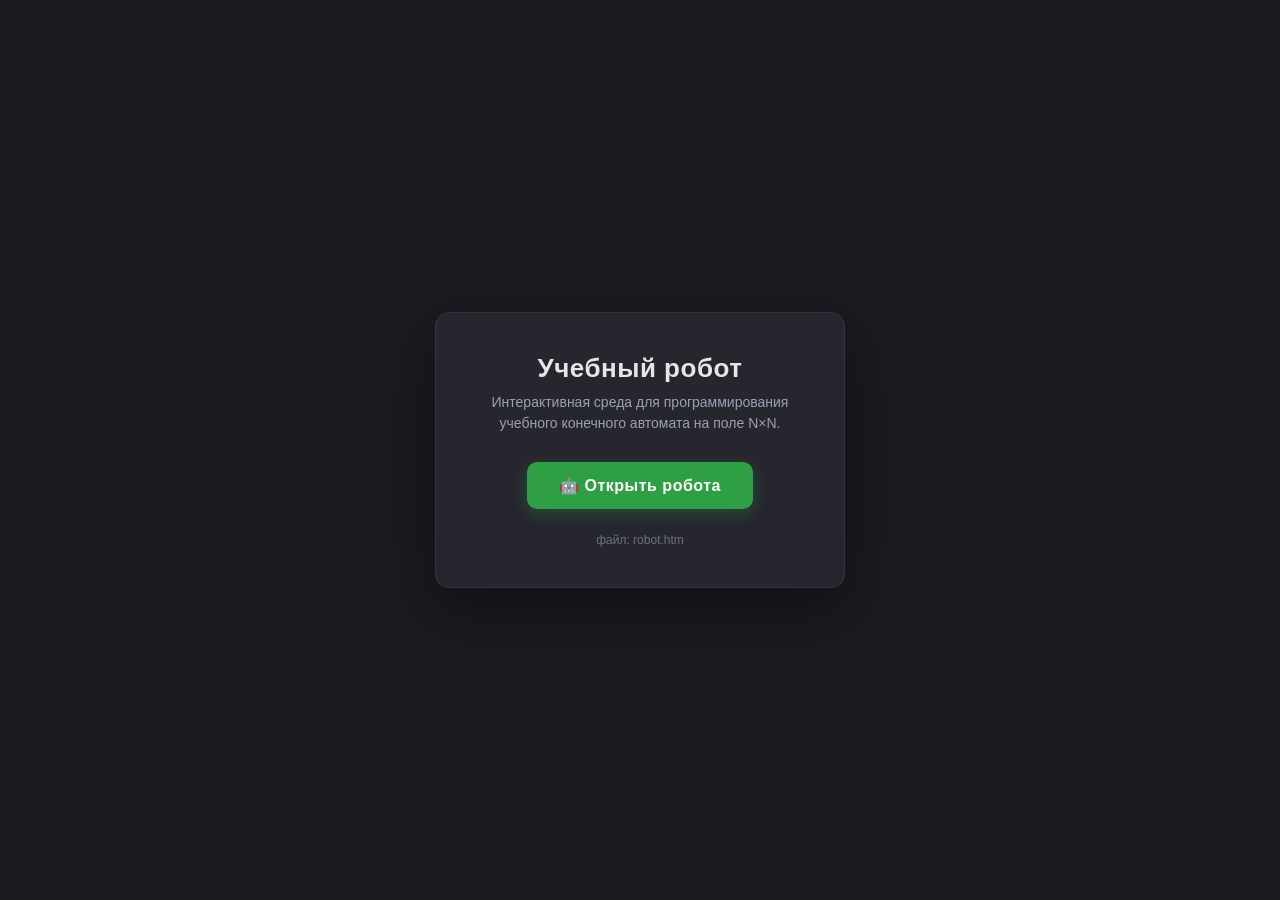
<file: index.htm>
<!DOCTYPE html>
<html lang="ru">
<head>
<meta charset="UTF-8">
<title>Главная</title>
<style>
  * { box-sizing: border-box; }
  html, body {
    margin: 0; padding: 0; height: 100%;
    font-family: -apple-system, "Segoe UI", Roboto, sans-serif;
    background: #1a1a20; color: #e6e6e6;
    display: flex; align-items: center; justify-content: center;
  }

  .card {
    background: #26262e;
    border: 1px solid #35353f;
    border-radius: 14px;
    padding: 40px 56px;
    text-align: center;
    box-shadow: 0 20px 60px rgba(0,0,0,.4);
    max-width: 520px;
  }

  h1 {
    margin: 0 0 8px;
    font-size: 26px;
    font-weight: 700;
    letter-spacing: .5px;
  }

  p.subtitle {
    margin: 0 0 28px;
    color: #9aa0b4;
    font-size: 14px;
    line-height: 1.5;
  }

  a.bigLink {
    display: inline-block;
    padding: 14px 32px;
    background: #2ea043;
    color: #fff;
    text-decoration: none;
    border-radius: 10px;
    font-size: 16px;
    font-weight: 600;
    letter-spacing: .5px;
    transition: transform .15s, background .15s, box-shadow .15s;
    box-shadow: 0 4px 16px rgba(46,160,67,.35);
  }
  a.bigLink:hover {
    background: #3fb950;
    transform: translateY(-2px);
    box-shadow: 0 8px 24px rgba(46,160,67,.5);
  }
  a.bigLink:active {
    transform: translateY(0);
  }

  a.bigLink::before {
    content: "🤖 ";
  }

  .hint {
    margin-top: 24px;
    font-size: 12px;
    color: #6b7280;
  }
</style>
</head>
<body>
  <div class="card">
    <h1>Учебный робот</h1>
    <p class="subtitle">
      Интерактивная среда для программирования<br>
      учебного конечного автомата на поле N×N.
    </p>
    <a class="bigLink" href="robot.htm">Открыть робота</a>
    <div class="hint">файл: robot.htm</div>
  </div>
</body>
</html>
</file>
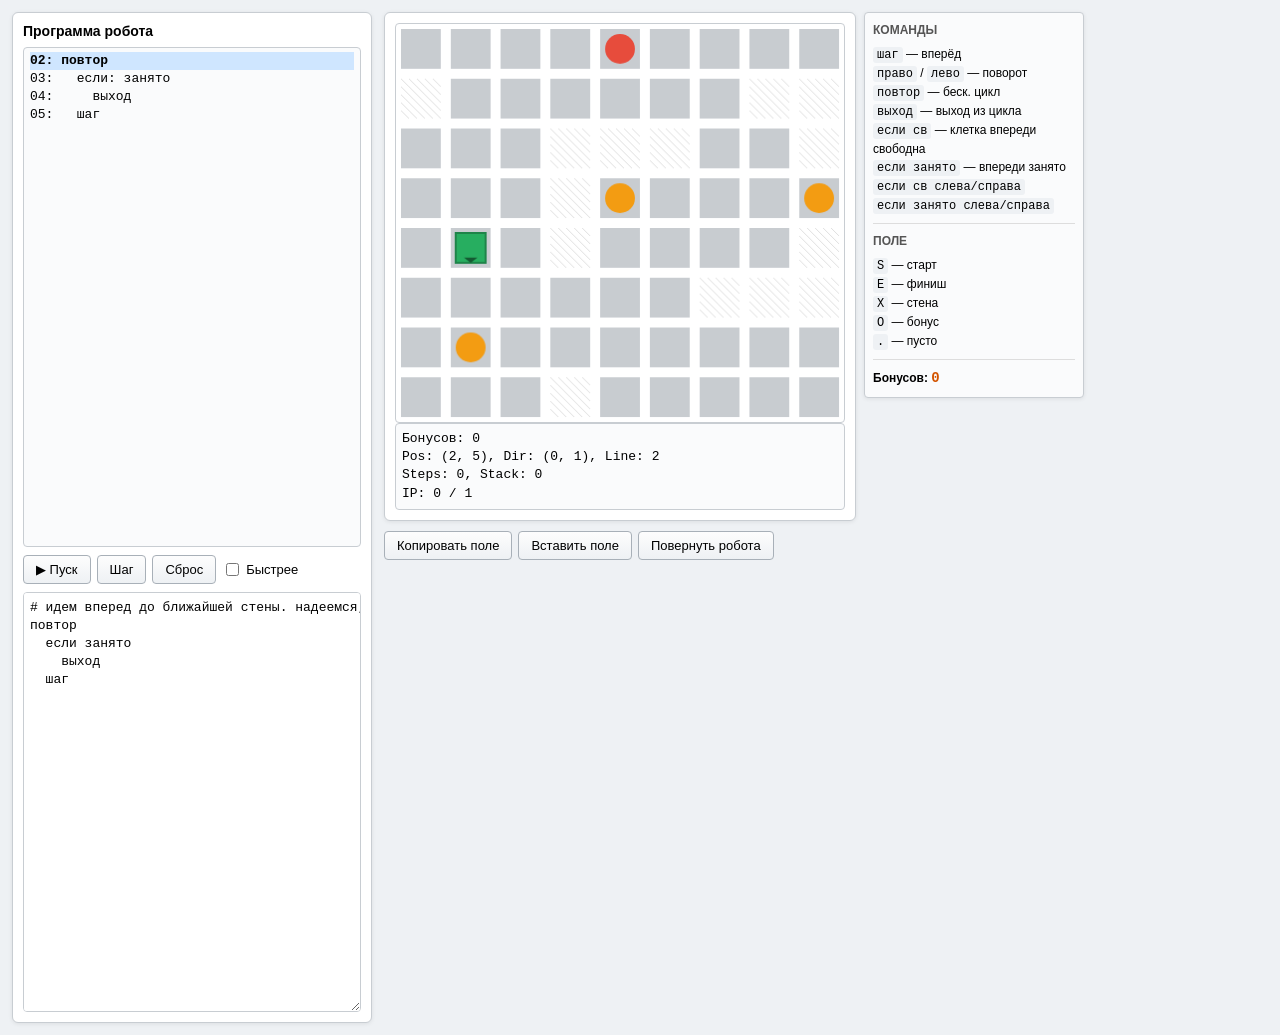
<file: robot.htm>
<!DOCTYPE html>
<html lang="ru">
<head>
<meta charset="UTF-8">
<title>Учебный робот</title>
<style>
  * { box-sizing: border-box; }
  body {
    margin: 0; padding: 12px;
    font-family: 'Segoe UI', Arial, sans-serif;
    background: #eef1f4;
    display: flex;
    gap: 12px;
    align-items: flex-start;
    min-height: 100vh;
  }
  .panel {
    background: #fff;
    border: 1px solid #c8cdd2;
    border-radius: 6px;
    padding: 10px;
    box-shadow: 0 1px 4px rgba(0,0,0,0.08);
  }
  #leftPanel { display: flex; flex-direction: column; gap: 8px; width: 360px; }
  #codeArea {
    width: 100%;
    height: 420px;
    font-family: 'Courier New', monospace;
    font-size: 13px;
    line-height: 18px;
    border: 1px solid #c8cdd2;
    border-radius: 4px;
    padding: 6px;
    resize: vertical;
    white-space: pre;
    overflow: auto;
    tab-size: 2;
  }
  #codeArea:focus { outline: 2px solid #4a90d9; }
  #codeLines {
    font-family: 'Courier New', monospace;
    font-size: 13px;
    line-height: 18px;
    white-space: pre;
    overflow: auto;
    height: 500px;
    max-height: 800px;
    border: 1px solid #c8cdd2;
    border-radius: 4px;
    background: #fafbfc;
    padding: 4px 6px;
  }
  .code-line { display: block; }
  .code-line.active { background: #cfe6ff; font-weight: bold; }
  #rightPanel { display: flex; flex-direction: column; gap: 10px; }
  #fieldWrap { position: relative; }
  #fieldCanvas { display: block; background: #fff; border: 1px solid #c8cdd2; border-radius: 4px; cursor: pointer; }
  .controls { display: flex; flex-wrap: wrap; gap: 6px; }
  button {
    padding: 6px 12px;
    font-size: 13px;
    border: 1px solid #a8b0b8;
    border-radius: 4px;
    background: linear-gradient(#fdfdfd, #eef1f4);
    cursor: pointer;
  }
  button:hover { background: linear-gradient(#fff, #e3e8ee); }
  button:active { background: #d8dee5; }
  button.active { background: #4a90d9; color: #fff; border-color: #3a78b8; }
  button:disabled { opacity: 0.5; cursor: default; }
  #status {
    font-family: 'Courier New', monospace;
    font-size: 13px;
    white-space: pre-wrap;
    min-height: 60px;
    background: #fafbfc;
    border: 1px solid #c8cdd2;
    border-radius: 4px;
    padding: 6px;
    line-height: 1.4;
  }
  #status.error { color: #c0392b; border-color: #e74c3c; background: #fdecea; }
  #status.finish { color: #1e8449; border-color: #27ae60; background: #eafaf1; }
  #hint {
    font-size: 12px;
    line-height: 1.5;
    background: #fafbfc;
    border: 1px solid #c8cdd2;
    border-radius: 4px;
    padding: 8px;
    max-width: 220px;
  }
  #hint h4 { margin: 0 0 6px 0; font-size: 12px; text-transform: uppercase; color: #555; }
  #hint code {
    background: #eef1f4;
    padding: 1px 4px;
    border-radius: 3px;
    font-family: 'Courier New', monospace;
    font-size: 12px;
  }
  .row { display: flex; gap: 8px; align-items: flex-start; }
  #counter {
    font-family: 'Courier New', monospace;
    font-size: 14px;
    font-weight: bold;
    color: #d35400;
  }
  label.chk { font-size: 13px; display: flex; align-items: center; gap: 4px; cursor: pointer; }
</style>
</head>
<body>

<div id="leftPanel" class="panel">
  <div class="row">
    <strong style="font-size:14px">Программа робота</strong>
    <span style="flex:1"></span>
  </div>
  <div id="codeLines"></div>
  <div class="controls">
    <button id="btnStartStop">▶ Пуск</button>
    <button id="btnStep">Шаг</button>
    <button id="btnReset" title="Сбросить выполнение, стереть следы, вернуть бонусы">Сброс</button>
    <label class="chk"><input type="checkbox" id="chkFast"> Быстрее</label>
  </div>
  <textarea id="codeArea" spellcheck="false"></textarea>
</div>

<div id="rightPanel">
  <div class="row">
    <div id="fieldWrap" class="panel">
      <canvas id="fieldCanvas"></canvas>
      <div id="status">Готов</div>
    </div>
    <div id="hint" class="panel">
      <h4>Команды</h4>
      <code>шаг</code> — вперёд<br>
      <code>право</code> / <code>лево</code> — поворот<br>
      <code>повтор</code> — беск. цикл<br>
      <code>выход</code> — выход из цикла<br>
      <code>если св</code> — клетка впереди свободна<br>
      <code>если занято</code> — впереди занято<br>
      <code>если св слева/справа</code><br>
      <code>если занято слева/справа</code><br>
      <hr style="border:none;border-top:1px solid #ddd;margin:8px 0">
      <h4>Поле</h4>
      <code>S</code> — старт<br>
      <code>E</code> — финиш<br>
      <code>X</code> — стена<br>
      <code>O</code> — бонус<br>
      <code>.</code> — пусто<br>
      <hr style="border:none;border-top:1px solid #ddd;margin:8px 0">
      <b>Бонусов:</b> <span id="counter">0</span>
    </div>
  </div>
  <div class="controls">
    <button id="btnCopyField">Копировать поле</button>
    <button id="btnPasteField">Вставить поле</button>
    <button id="btnRotate">Повернуть робота</button>
  </div>
</div>

<script src="robot.js"></script>
</body>
</html>
</file>
